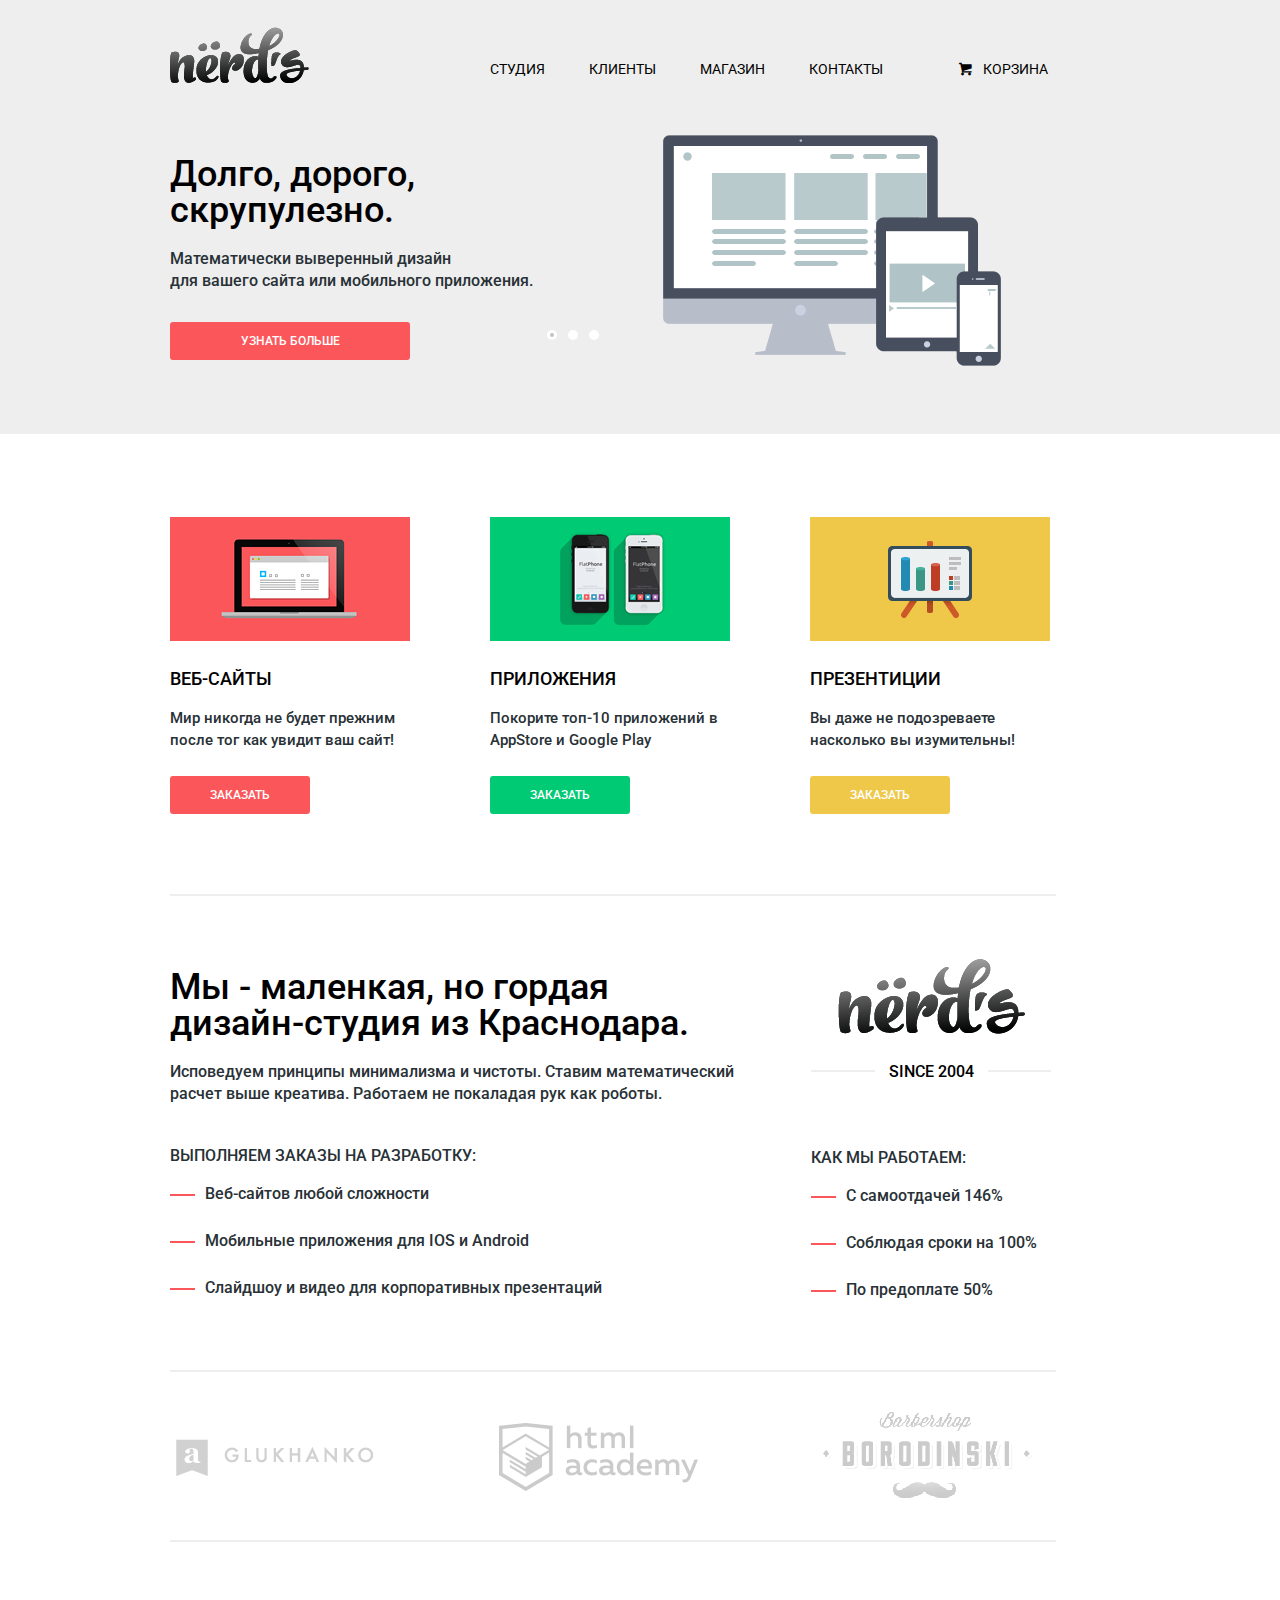
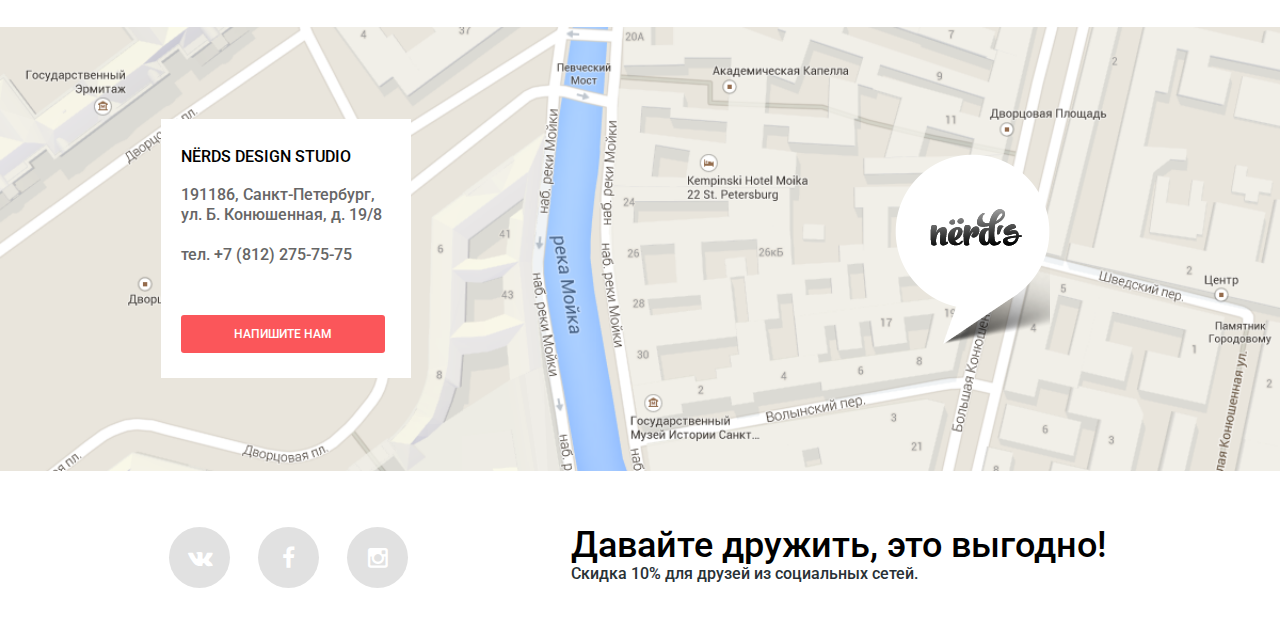
<file: index.html>
<!DOCTYPE html>
<html lang="ru">
<head>
	<meta charset="UTF-8">
	<title>Nerds</title>
	<link rel="stylesheet" href="css/style.min.css">
  <link rel="stylesheet" href="css/normalize.css">
	<link rel="stylesheet" href="css/symbols-nerds.css">
  <link href="https://fonts.googleapis.com/css?family=Roboto:400,500&subset=cyrillic" rel="stylesheet">
</head>
<body>
	<header class="page-header">
		<div class="container">
			<div class="nav-wrapper clearfix">
				<h1 class="page-title">
					<span class="visually-hidden">NERDS</span>
					<a href="#" class="page-link">
						<img src="img/logo-header.png" alt="Логотип" width="139" height="56">
					</a>
				</h1>
				<nav class="page-menu">
					<ul>
						<li><a href="#">Студия</a></li>
						<li><a href="#">Клиенты</a></li>
						<li><a href="catalog.html">Магазин</a></li>
						<li><a href="#">Контакты</a></li>
					</ul>
				</nav>
				<div class="page-basket">
					<a href="#" class="basket-link icon-basket">Корзина</a>
				</div>
			</div>
			<section class="page-slider">
	      <input type="radio" class="slider-toggle1" name="slider-toggle" id="btn-1" checked>
	      <input type="radio" class="slider-toggle2" name="slider-toggle" id="btn-2">
	      <input type="radio" class="slider-toggle3" name="slider-toggle" id="btn-3">
	      <div class="slider-controls">
	        <label for="btn-1"></label>
	        <label for="btn-2"></label>
	        <label for="btn-3"></label>
	      </div>
				<div class="slider-inner">
					<div class="slides slides-1">
						<div class="slides-text">
	            <h2 class="slides-title">Долго, дорого,<br>
	  скрупулезно.</h2>
	  					<p class="slides-desc">Математически выверенный дизайн<br>
	  для вашего сайта или мобильного приложения.</p>
	  					<a href="#" class="btn slides-btn">Узнать больше</a>
						</div>
					</div>
					<div class="slides slides-2">
						<div class="slides-text">
	            <h2 class="slides-title">Любите ли вы математику,<br>
	  как любим ее мы?</h2>
	  					<p class="slides-desc">Нашим дизайнерам мы удаляем нейроны, ответственные<br>
	  за креатив, чтобы дать им возможность все просчитать</p>
	  					<a href="" class="btn slides-btn">Узнать больше</a>
						</div>
					</div>
					<div class="slides slides-3">
						<div class="slides-text">
	            <h2 class="slides-title">Только наркотики,<br>
	  только хардкор!</h2>
	  					<p class="slides-desc">Все дизайнерские решения в нашей компании принимаются<br> только под воздействием качественных галлюциногенов</p>
	  					<a href="" class="btn slides-btn">Узнать больше</a>
						</div>
					</div>
				</div>
			</section>
		</div>
	</header>
	<main class="container">
		<section class="products-block">
			<article class="products-item">
				<div class="item-img">
					<img src="img/content-img1.png" alt="Карточка продуктов" width="240" height="124">
				</div>
				<h3 class="item-title">Веб-сайты</h3>
				<p class="item-text">Мир никогда не будет прежним после тог как увидит ваш сайт!</p>
				<a href="" class="btn item-btn btn_red">Заказать</a>
			</article>
			<article class="products-item">
				<div class="item-img">
					<img src="img/content-img2.png" alt="Карточка продуктов" width="240" height="124">
				</div>
				<h3 class="item-title">Приложения</h3>
				<p class="item-text">Покорите топ-10 приложений в AppStore и Google Play</p>
				<a href="" class="btn item-btn btn_green">Заказать</a>
			</article>
			<article class="products-item">
				<div class="item-img">
					<img src="img/content-img3.png" alt="Карточка продуктов" width="240" height="124">
				</div>
				<h3 class="item-title">Презентиции</h3>
				<p class="item-text">Вы даже не подозреваете насколько вы изумительны!</p>
				<a href="" class="btn item-btn btn_yellow">Заказать</a>
			</article>
		</section>
		<section class="about-studio-block clearfix">
			<div class="inner-block-left">
				<h2 class="block-title">Мы - маленкая, но гордая дизайн-студия из Краснодара.</h2>
				<p class="block-text">Исповедуем принципы минимализма и чистоты. Ставим математический расчет выше креатива. Работаем не покаладая рук как роботы.</p>
				<p class="list-title">Выполняем заказы на разработку:</p>
				<ul>
					<li>Веб-сайтов любой сложности</li>
					<li>Мобильные приложения для IOS и Android</li>
					<li>Слайдшоу и видео для корпоративных презентаций</li>
				</ul>
			</div>
			<div class="inner-block-right">
				<div class="block-img">
					<img src="img/logo-content.png" alt="Логотип" width="187" height="75">
				</div>
				<div class="block-years">
					<span class="years-title">Since 2004</span>
				</div>
				<p class="list-title">Как мы работаем:</p>
				<ul>
					<li>С самоотдачей 146%</li>
					<li>Соблюдая сроки на 100%</li>
					<li>По предоплате 50%</li>
				</ul>
			</div>
		</section>
		<section class="studio-works clearfix">

				<a class="studio-link link-1" href="#">
					<img src="img/st-wk1.png" alt="Работы студии" width="198" height="37">
				</a>
				<a class="studio-link link-2" href="#">
					<img src="img/st-wk2.png" alt="Работы студии" width="199" height="68">
				</a>
				<a class="studio-link link-3" href="#">
					<img src="img/st-wk3.png" alt="Работы студии" width="209" height="90">
				</a>

		</section>

	</main>
	<section class="contacts-block">
		<div class="map-wrapper">
			<img src="img/content-map.png" alt=" Карта" width="1200" height="416">
		</div>
		<div class="contact-wrapper">
			<h3 class="contact-title">NЁRDS DESIGN STUDIO</h3>
			<p class="contact-text">191186, Санкт-Петербург,
ул. Б. Конюшенная, д. 19/8</p>
			<p class="contact-text"><a href="tel:+7(812)275-75-75">тел. +7 (812) 275-75-75</a></p>
			<a href="feedback.html" class="btn btn-contact">Напишите нам</a>
		</div>
	</section>
	<footer class="page-footer container clearfix">
		<div class="footer-social">
			<a href="#" class="social icon-vk"></a>
			<a href="#" class="social icon-facebook"></a>
			<a href="#" class="social icon-instagramm"></a>
		</div>
		<div class="footer-slogan">
			<p class="slogan-title">Давайте дружить, это выгодно!</p>
			<p class="slogan-discount">Скидка 10% для друзей из социальных сетей.</p>
		</div>
	</footer>
	<div class="modal-content-contact">
    <button class="modal-content-close" type="button" title="Закрыть">Закрыть</button>
	  <form action="#" class="modal-form" method="get">
	    <p>
	      <label for="contact-name">Ваше имя:</label>
	      <input type="text" name="name" id="contact-name" value="Представьтесь, пожалуйста" required>
	    </p>
       <p>
	      <label for="contact-email">Ваш e-mail:</label>
	      <input type="email" name="email" id="contact-email" value="Для отправки ответа" required>
	     </p>
	      <label for="contact-text">Текст письма:</label>
	      <textarea name="textarea" id="contact-text" cols="30" rows="5" >В свободной форме</textarea>
	      <button class="btn modal-btn" type="submit">Отправить</button>
	  </form>
	</div>
	<div class="modal-overlay"></div>
	<script src="js/script.min.js"></script>
</body>
</html>
</file>
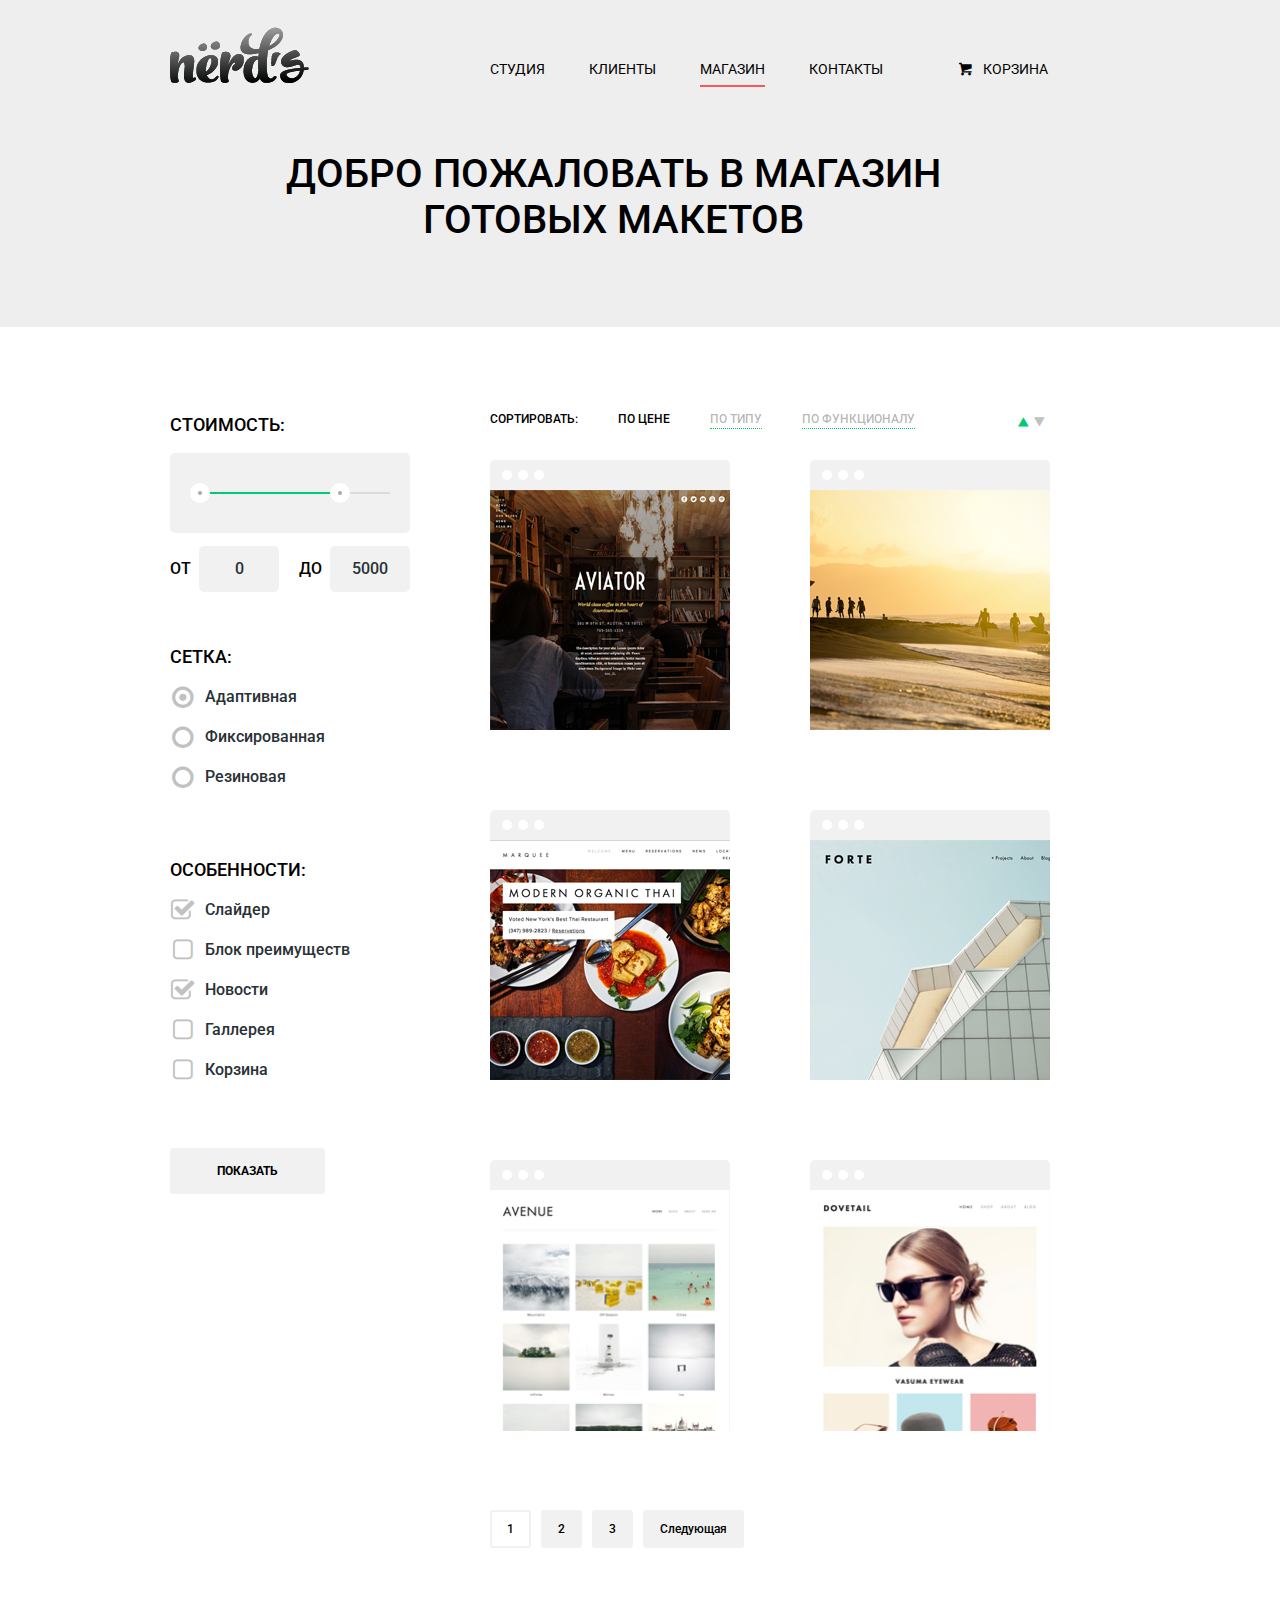
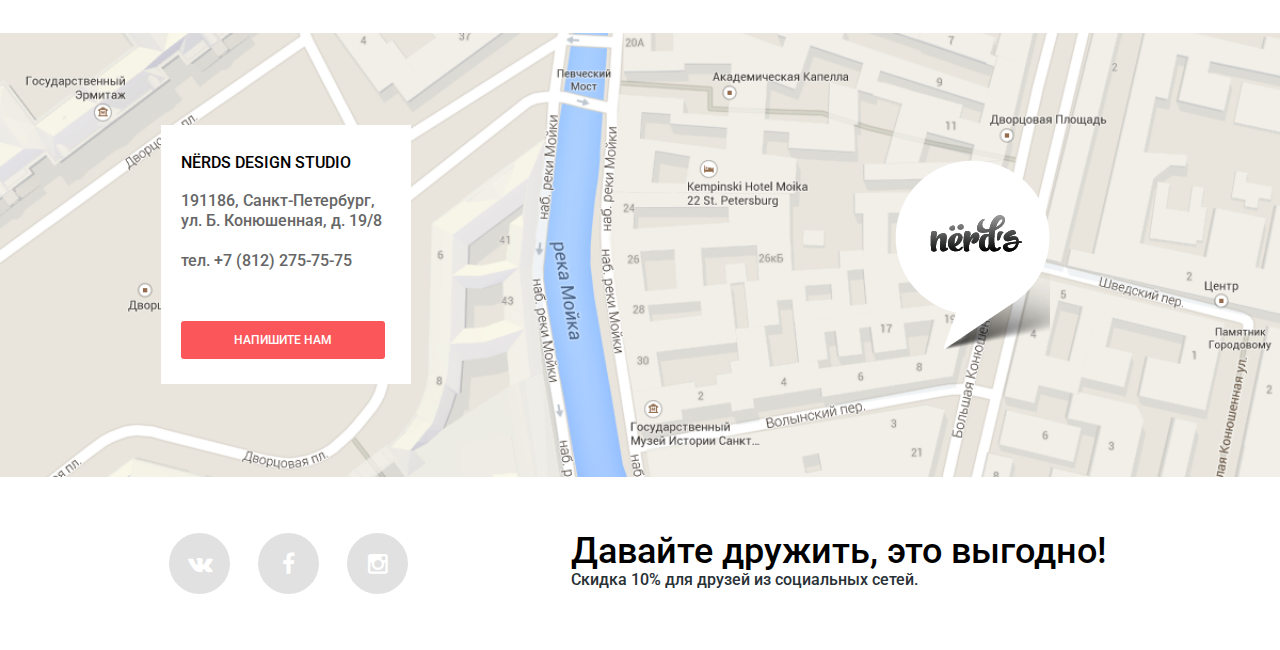
<file: catalog.html>
<!DOCTYPE html>
<html lang="ru">
<head>
	<meta charset="UTF-8">
	<title>Nerds</title>
	<link rel="stylesheet" href="css/style.min.css">
  <link rel="stylesheet" href="css/normalize.css">
  <link rel="stylesheet" href="css/symbols-nerds.css">
  <link href="https://fonts.googleapis.com/css?family=Roboto:400,500&subset=cyrillic" rel="stylesheet">
</head>
<body>
	<header class="page-header">
		<div class="container">
			<div class="nav-wrapper clearfix">
				<h1 class="page-title">
					<span class="visually-hidden">NERDS</span>
					<a href="index.html" class="page-link">
						<img src="img/logo-header.png" alt="Логотип" width="139" height="56">
					</a>
				</h1>
				<nav class="page-menu">
					<ul>
						<li><a href="#">Студия</a></li>
						<li><a href="#">Клиенты</a></li>
						<li><a class="active-page">Магазин</a></li>
						<li><a href="#">Контакты</a></li>
					</ul>
				</nav>
				<div class="page-basket">
					<a href="#" class="basket-link icon-basket">Корзина</a>
				</div>
			</div>
		    <div class="catalog-title">
			    <h1>Добро пожаловать в магазин
              готовых макетов</h1>
		    </div>
    </div>
	</header>
	<main class="container clearfix">
		<aside class="catalog-filter">
			<form class="filter" action="" method="get">
				<fieldset class="range-filter">
					<legend>Стоимость:</legend>
					<div class="range-control">
						<div class="scale">
							<div class="bar"></div>
						</div>
						<div class="toggle min-toggle"></div>
						<div class="toggle max-toggle"></div>
					</div>
					<div class="price-control">
						<label for="min" class="min-price">от<input type="text" id="min" value="0"></label>
						<label for="max" class="max-price">до<input type="text" id="max" value="5000"></label>
					</div>
				</fieldset>
				<fieldset class="grid-filter">
          <legend>Сетка:</legend>
          <input class="radiobtn" name="radio-btn" type="radio" id="radio-1" checked>
          <label for="radio-1" class="grid-item icon-circle">Адаптивная</label>
          <input class="radiobtn" name="radio-btn" type="radio" id="radio-2">
          <label for="radio-2" class="grid-item icon-circle">Фиксированная</label>
          <input class="radiobtn" name="radio-btn" type="radio" id="radio-3">
          <label for="radio-3" class="grid-item icon-circle">Резиновая</label>
				</fieldset>
				<fieldset class="features-filter">
					<legend>Особенности:</legend>
          <input class="checkbox" type="checkbox" name="features-check" id="check-1" checked>
          <label for="check-1" class="features-item icon-check">Слайдер</label>
          <input class="checkbox" type="checkbox" name="features-check" id="check-2">
          <label for="check-2" class="features-item icon-check">Блок преимуществ</label>
          <input class="checkbox" type="checkbox" name="features-check" id="check-3" checked>
          <label for="check-3" class="features-item icon-check">Новости</label>
          <input class="checkbox" type="checkbox" name="features-check" id="check-4">
          <label for="check-4" class="features-item icon-check">Галлерея</label>
          <input class="checkbox" type="checkbox" name="features-check" id="check-5">
          <label for="check-5" class="features-item icon-check">Корзина</label>
				</fieldset>
        <button class="btn btn-form" type="submit">Показать</button>
			</form>
		</aside>
		<section class="catalog-content">
		  <div class="catalog-sort">
        <h2 class="sort-title">Сортировать:</h2>
        <a class="sort-item active-sort" href="#">По цене</a>
        <a class="sort-item" href="#">По типу</a>
        <a class="sort-item" href="#">По функционалу</a>
        <div class="arrow-block">
          <a class="arrow-item icon-up-dir active-arrow" href="#" ></a>
          <a class="arrow-item icon-down-dir" href="#" ></a>
        </div>
		  </div>
      <div class="content-wrapper">
        <article class="content-item">
          <header class="head-item">
            <span class="head-circle"></span>
            <span class="head-circle"></span>
            <span class="head-circle"></span>
          </header>
          <div class="item-img">
            <img src="img/catalog-img1.png" alt="Карточка товара" width="240" height="240"></div>
          <div class="item-price">
            <h2 class="price-title">
              <a href="" class="title-link">Aviator</a>
            </h2>
            <p class="price-desc">Одностраничный макет
с авторским дизайном</p>
            <a href="" class="btn price-btn">8000 Р.</a>
          </div>
        </article>
        <article class="content-item">
          <header class="head-item">
            <span class="head-circle"></span>
            <span class="head-circle"></span>
            <span class="head-circle"></span>
          </header>
          <div class="item-img">
            <img src="img/catalog-img2.png" alt="Карточка товара" width="240" height="240">
          </div>
          <div class="item-price">
            <h2 class="price-title">
              <a href="" class="title-link">Sunset</a>
            </h2>
            <p class="price-desc">Интернет-магазин
с личным кабинетом</p>
            <a href="" class="btn price-btn">10000 Р.</a>
          </div>
        </article>
        <article class="content-item">
          <header class="head-item">
            <span class="head-circle"></span>
            <span class="head-circle"></span>
            <span class="head-circle"></span>
          </header>
          <div class="item-img">
            <img src="img/catalog-img3.png" alt="Карточка товара" width="240" height="240">
          </div>
          <div class="item-price">
            <h2 class="price-title">
              <a href="" class="title-link">FORTE</a>
            </h2>
            <p class="price-desc">Отличный макет
для личного блога</p>
            <a href="" class="btn price-btn">5000 Р.</a>
          </div>
        </article>
        <article class="content-item">
          <header class="head-item">
            <span class="head-circle"></span>
            <span class="head-circle"></span>
            <span class="head-circle"></span>
          </header>
          <div class="item-img">
            <img src="img/catalog-img4.png" alt="Карточка товара" width="240" height="240">
          </div>
          <div class="item-price">
            <h2 class="price-title">
              <a href="" class="title-link">Modern Organic
THAI</a>
            </h2>
            <p class="price-desc">Сайт для ресторана
быстрого питания</p>
            <a href="" class="btn price-btn">12000 Р.</a>
          </div>
        </article>
        <article class="content-item">
          <header class="head-item">
            <span class="head-circle"></span>
            <span class="head-circle"></span>
            <span class="head-circle"></span>
          </header>
          <div class="item-img">
            <img src="img/catalog-img5.png" alt="Карточка товара" width="240" height="240">
          </div>
          <div class="item-price">
            <h2 class="price-title">
              <a href="" class="title-link">AVENUE</a>
            </h2>
            <p class="price-desc">Макет для блога
о путешествиях</p>
            <a href="" class="btn price-btn">8000 Р.</a>
          </div>
        </article>
        <article class="content-item">
          <header class="head-item">
            <span class="head-circle"></span>
            <span class="head-circle"></span>
            <span class="head-circle"></span>
          </header>
          <div class="item-img">
            <img src="img/catalog-img6.png" alt="Карточка товара" width="240" height="240">
          </div>
          <div class="item-price">
            <h2 class="price-title">
              <a href="" class="title-link">DOVETAIL</a>
            </h2>
            <p class="price-desc">Интернет-магазин
с галереей товаров</p>
            <a href="" class="btn price-btn">14000 Р.</a>
          </div>
        </article>
      </div>
      <nav class="catalog-pagination">
          <a href="#" class="pagination-item pagination-active">1</a>
          <a href="#" class="pagination-item">2</a>
          <a href="#" class="pagination-item">3</a>
          <a href="#" class="pagination-item">Следующая</a>
        </nav>
		</section>
   </main>
    <section class="contacts-block">
      <div class="map-wrapper">
        <img src="img/content-map.png" alt="Карта" width="1200" height="416">
      </div>
      <div class="contact-wrapper">
        <h3 class="contact-title">NЁRDS DESIGN STUDIO</h3>
        <p class="contact-text">191186, Санкт-Петербург,
  ул. Б. Конюшенная, д. 19/8</p>
        <p class="contact-text"><a href="tel:+7(812)275-75-75">тел. +7 (812) 275-75-75</a></p>
        <a href="feedback.html" class="btn btn-contact">Напишите нам</a>
      </div>
    </section>
    <footer class="page-footer container clearfix">
      <div class="footer-social">
        <a href="#" class="social icon-vk"></a>
        <a href="#" class="social icon-facebook"></a>
        <a href="#" class="social icon-instagramm"></a>
      </div>
      <div class="footer-slogan">
        <p class="slogan-title">Давайте дружить, это выгодно!</p>
        <p class="slogan-discount">Скидка 10% для друзей из социальных сетей.</p>
      </div>
	</footer>
	<div class="modal-content-contact">
    <button class="modal-content-close" type="button" title="Закрыть">Закрыть</button>
	  <form action="#" class="modal-form" method="get">
	    <p>
	      <label for="contact-name">Ваше имя:</label>
	      <input type="text" name="name" id="contact-name" value="Представьтесь, пожалуйста" required>
	    </p>
       <p>
	      <label for="contact-email">Ваш e-mail:</label>
	      <input type="email" name="email" id="contact-email" value="Для отправки ответа" required>
	     </p>
	      <label for="contact-text">Текст письма:</label>
	      <textarea name="textarea" id="contact-text" cols="30" rows="5" >В свободной форме</textarea>
	      <button class="btn modal-btn" type="submit">Отправить</button>
	  </form>
	</div>
	<div class="modal-overlay"></div>
	<script src="js/script.min.js"></script>
</body>
</html>
</file>
<file: css/symbols-nerds.css>
@font-face {
  font-weight: normal;
  font-style: normal;

  font-family: "symbols-nerds";
  src: url("../fonts/symbols-nerds.woff") format("woff"),
       url("../fonts/symbols-nerds.woff2") format("woff2");
}

[class^="icon-"]::before,
[class*=" icon-"]::before {
  display: inline-block;
  width: 1em;
  margin-right: 0.2em;
  margin-left: 0.2em;

  font-weight: normal;
  line-height: 1em;
  font-family: "symbols-nerds";
  text-align: center;
  text-transform: none;
  text-decoration: inherit;
  font-style: normal;
  font-variant: normal;

  speak: none;
}

.icon-basket::before { content: "\62"; } /* "b" */
.icon-facebook::before { content: "\66"; } /* "f" */
.icon-twitter::before { content: "\74"; } /* "t" */
.icon-vk::before { content: "\76"; } /* "v" */
.icon-up-dir::before { content: "\25b2"; } /* "▲" */
.icon-down-dir::before { content: "\25bc"; } /* "▼" */
.icon-circle::before { content: "\25cb"; } /* "○" */
.icon-circle-dot::before { content: "\25cf"; } /* "●" */
.icon-check::before { content: "\2610"; } /* "☐" */
.icon-check-on::before { content: "\2611"; } /* "☑" */
.icon-instagramm::before { content: "📷"; } /* "\1f4f7" */
</file>
<file: css/style.min.css>
*{box-sizing:border-box}body,ul{margin:0;padding:0}body{min-width:900px;font-weight:500;font-size:14px;line-height:30px;font-family:'Roboto',Arial,sans-serif;color:#000}.clearfix::after{content:'';display:table;clear:both}.container{width:960px;margin:0 auto;padding:27px 64px 0 10px}.visually-hidden{display:none}ul{list-style:none}a{text-decoration:none;-webkit-transition:all .2s ease-out;transition:all .2s ease-out}input{outline:none;border:2px solid #d7dcde}input:hover{border:2px solid #a2a9ac}input:focus{border:2px solid #56bffb}img{width:100%;height:auto}.btn{display:inline-block;vertical-align:top;padding:10px 0;font-weight:500;font-size:12px;line-height:18px;color:#fff;text-transform:uppercase;text-align:center;-webkit-transition:all .2s ease-out;transition:all .2s ease-out;border-radius:3px}.page-header{margin-bottom:56px;background-color:#eee}.page-title{float:left;width:300px;margin:0 20px 0 0}.page-title .page-link{display:block;width:139px;height:56px}.page-menu{float:left;width:430px;padding-top:27px}.page-menu li{display:inline-block;vertical-align:top;margin-right:41px}.page-menu li:last-child{margin-right:0}.page-basket a,.page-menu a{font-weight:400;font-size:14px;line-height:30px;color:#000;text-transform:uppercase}.page-basket{float:left;max-width:230px;margin-left:15px}.page-basket a{position:relative;display:block;padding-left:21px;padding-top:27px}.page-basket .icon-basket::before{margin-right:10px}.page-header a:hover{color:#fb565a}.page-header a:active{opacity:.4}.page-menu .active-page{position:relative;padding-bottom:10px}.page-menu .active-page:hover,page-menu .active-page:active{color:#000;cursor:default}.active-page::before{content:'';position:absolute;bottom:0;width:100%;height:2px;background-color:#fb565a}.page-slider{position:relative;margin-top:34px}.features-filter input[type=checkbox],.grid-filter input[type=radio],.page-slider input{display:none}.page-slider h2,.page-slider p{margin:0;padding:0;text-transform:none}.slider-inner .slides{display:none;padding:38px 0}.slides-text{width:500px;margin-bottom:36px}.slides-text .slides-title{margin-bottom:20px;font-size:36px;font-weight:500;line-height:36px}.slides-text .slides-desc{margin-bottom:30px;font-size:16px;font-weight:500;line-height:22px;color:#283136}.slides-text .slides-btn{width:240px;background-color:#fb565a}.slider-inner .slides-1,.slider-inner .slides-2,.slider-inner .slides-3{background-image:url(../img/slide-1.png);background-repeat:no-repeat;background-position:90% 17px}.slider-inner .slides-2,.slider-inner .slides-3{background-image:url(../img/slide-2.png)}.slider-inner .slides-3{background-image:url(../img/slide-3.png)}.slider-controls{position:absolute;bottom:74px;left:50%;margin-left:-70px}.slider-controls label{display:inline-block;vertical-align:top;width:4px;height:4px;margin:0 4px;background:#fff;border:3px solid #fff;border-radius:50%;cursor:pointer;box-sizing:content-box}.slider-toggle1:checked~.slider-inner .slides-1,.slider-toggle2:checked~.slider-inner .slides-2,.slider-toggle3:checked~.slider-inner .slides-3{display:block}.slider-toggle1:checked~.slider-controls label[for=btn-1],.slider-toggle2:checked~.slider-controls label[for=btn-2],.slider-toggle3:checked~.slider-controls label[for=btn-3]{background-color:#c1c1c1}.slides .slides-btn:hover{color:#fff;background:#d6494d}.slides .slides-btn:active{background-color:#b63639;box-shadow:inset 0 3px 0 rgba(0,0,0,.15);opacity:1}.products-block{margin-bottom:80px;font-size:0}.products-block .products-item{display:inline-block;width:240px;margin-right:80px;vertical-align:top;font-size:14px}.products-block .products-item:last-child{margin-right:0}.products-item .item-img{width:240px;height:124px}.products-item .item-title{margin:23px 0 13px;font-size:18px;font-weight:500;line-height:30px;color:#000;text-transform:uppercase}.products-item .item-text{margin:0 0 25px;font-size:15px;font-weight:500;line-height:22px;color:#283136}.products-item .item-btn{width:140px}.products-item .btn_red{background-color:#fb565a}.products-item .btn_green{background-color:#00ca74}.products-item .btn_yellow{background-color:#efc84a}.products-item .btn_red:hover{background-color:#d6494d}.products-item .btn_green:hover{background-color:#01a25e}.products-item .btn_yellow:hover{background-color:#d6ae2c}.products-item .btn_red:active{background-color:#b63639;box-shadow:inset 0 3px 0 rgba(0,0,0,.15)}.products-item .btn_green:active,.products-item .btn_yellow:active{background-color:#009053;box-shadow:inset 0 3px 0 rgba(0,0,0,.15)}.products-item .btn_yellow:active{background-color:#c09b24}.about-studio-block{padding:63px 0 44px;border-top:2px solid #eee}.inner-block-left{float:left;width:575px;margin-right:66px}.inner-block-right{float:left;width:240px}.inner-block-left .block-title{margin:10px 0 20px;font-weight:500;font-size:36px;line-height:36px}.inner-block-left .block-text{margin-bottom:40px}.inner-block-left .block-text,.inner-block-left li,.inner-block-right li,.list-title{font-size:16px;font-weight:500;line-height:22px;color:#283136}.list-title{margin-top:25px;text-transform:uppercase}.inner-block-left li,.inner-block-right li{position:relative;display:block;padding-left:35px;margin-bottom:25px}.block-years::after,.inner-block-left li::before,.inner-block-right li::before{content:'';position:absolute;top:11px;left:0;width:25px;height:2px;background-color:#fb565a}.inner-block-right .block-img{width:100%;height:75px;padding:0 27px;margin-bottom:23px}.block-img img{width:187px;height:75px}.block-years{width:100%;margin-bottom:10px;text-align:center}.block-years .years-title{position:relative;display:inline-block;padding:0 14px;font-size:16px;font-weight:500;line-height:9px;text-transform:uppercase;background-color:#fff;z-index:2}.block-years::after{position:relative;top:-17px;display:block;width:240px;background-color:#eee;z-index:1}.inner-block-right .list-title{margin-top:58px}.studio-works{padding:40px 6px 38px;font-size:0;border:2px solid #eee;border-left:none;border-right:none}.studio-works .studio-link{display:inline-block;vertical-align:middle;opacity:.2}.studio-works .link-1{width:198px;height:37px;margin-right:125px}.studio-works .link-2{width:199px;height:68px;margin-right:125px}.studio-works .link-3{width:209px;height:90px}.studio-works .studio-link:active,.studio-works .studio-link:hover{opacity:1}.map-wrapper{position:relative;width:100%}.map-wrapper img{display:block}.map-wrapper::after{content:'';position:absolute;top:50%;right:18%;width:155px;height:190px;margin-top:-95px;background:url(../img/map-marker.png)no-repeat}.contacts-block{position:relative;margin-top:85px}.contact-wrapper{position:absolute;top:50%;left:161px;width:250px;padding:23px 20px 0;margin-top:-130px;background-color:#fff}.contact-wrapper .contact-title{margin:0 0 13px;font-size:16px;font-weight:500;line-height:30px;text-transform:uppercase}.contact-wrapper .contact-text{margin:0 0 20px;font-size:16px;font-weight:500;line-height:20px;color:#666}.contact-text a{font-size:inherit;line-height:inherit;text-decoration:none;color:inherit}.contact-wrapper .btn-contact{width:204px;margin-top:30px;margin-bottom:25px;background-color:#fb565a}.contact-wrapper .btn-contact:hover{background-color:#d6494d}.contact-wrapper .btn-contact:active{background-color:#b63639;box-shadow:inset 0 3px 0 0 rgba(0,0,0,.15)}.page-footer{padding:56px 9px}.page-footer .footer-social{float:left;width:240px;margin-right:39px;font-size:0}.footer-social .social{display:inline-block;width:61px;height:61px;margin-right:28px;padding-top:19px;vertical-align:top;font-size:23px;line-height:16px;color:#fff;text-align:center;background-color:#e1e1e1;border-radius:50%}.footer-social .social:last-child{margin-right:0}.footer-social .social:hover{background-color:#fb565a}.footer-social .social:active{background-color:#b63639;box-shadow:inset 0 3px 0 rgba(0,0,0,.15)}.page-footer .footer-slogan{float:right;width:540px;margin-left:39px}.footer-slogan p{margin:0}.footer-slogan .slogan-title{font-size:36px;font-weight:500;line-height:36px}.footer-slogan .slogan-discount{font-size:16px;font-weight:500;line-height:22px;color:#283136}.catalog-title{width:665px;margin:0 auto;padding-top:67px;padding-bottom:84px;clear:both}.catalog-title h1{margin:0;font-size:40px;font-weight:500;line-height:46px;text-transform:uppercase;text-align:center}.catalog-filter{float:left;width:240px;margin-right:80px}.catalog-filter input:disabled+label::before{opacity:.3}.catalog-filter fieldset{padding:0;margin:0 0 50px;border:0;outline:0}.catalog-filter legend{margin:0 0 13px;padding:0;font-size:18px;line-height:30px;text-transform:uppercase}.range-filter .range-control{position:relative;margin-bottom:13px;width:240px;padding:39px 20px;background:#f1f1f1;border-radius:5px}.range-control .scale{height:2px;background-color:#d7dcde}.scale .bar{margin-right:48px;height:2px;background:#00ca74}.toggle{position:absolute;width:20px;height:20px;border:8px solid #fff;border-radius:50%;background-color:#ababab;cursor:pointer}.min-toggle{top:30px;left:20px}.max-toggle{top:30px;right:60px}.price-control{font-size:0}.price-control label{display:inline-block;width:50%;font-size:16px;text-transform:uppercase}.price-control .max-price{text-align:right}.price-control input{width:80px;margin-left:8px;padding:8px 10px;font-size:16px;text-align:center;color:#283136;border:none;border-radius:5px;outline:none;background-color:#f1f1f1}.features-filter .features-item,.grid-filter .grid-item{display:block;margin-bottom:15px;font-size:16px;font-weight:inherit;line-height:20px;color:#283136}.features-filter .icon-check::before,.grid-filter .icon-circle::before{margin:0 10px 0 0;font-size:25px;color:#c1c1c1;vertical-align:middle}.radiobtn:checked+.icon-circle::before{content:'\25cf'}.checkbox:checked+.icon-check::before{content:'\2611'}.catalog-filter .btn-form{width:155px;padding:14px 0;font-size:12px;font-weight:700;line-height:18px;color:#000;text-transform:uppercase;background-color:#f1f1f1;border:none;outline:none;-webkit-transition:all .2s ease-out;transition:all .2s ease-out}.catalog-filter .btn-form:hover{background-color:#e5e5e5}.catalog-filter .btn-form:active{background-color:#d5d5d5;box-shadow:inset 0 3px 0 0 rgba(0,0,0,.15)}.catalog-content{float:left;width:560px}.catalog-content .catalog-sort{display:inline-block;vertical-align:top;width:100%;font-size:0;font-weight:inherit;line-height:18px;text-transform:uppercase}.catalog-sort .sort-title{display:inherit;margin:0 40px 0 0;font-size:12px;font-weight:inherit}.catalog-sort .sort-item{display:inherit;margin-right:40px;font-size:12px;color:rgba(0,0,0,.3);border-bottom:1px dotted #00ca74}.catalog-sort .sort-item:hover{color:#000;border-bottom-style:solid}.catalog-sort .active-sort:hover,.catalog-sort .sort-item:active{border:none}.catalog-sort .active-sort{color:#000;border:none}.catalog-sort .arrow-block{float:right}.arrow-block .arrow-item{display:inline-block;vertical-align:top;margin-right:5px;font-size:23px;line-height:20px;color:#c1c1c1}.arrow-block .arrow-item:before{width:11px;margin:0}.arrow-block .arrow-item:hover{color:#b5b5b5}.arrow-block .arrow-item:active{color:#000}.arrow-block .active-arrow,.arrow-block .active-arrow:hover{color:#00ca74}.content-wrapper{margin-top:20px;margin-bottom:80px}.content-wrapper .content-item{position:relative;float:left;width:240px;margin-right:80px;margin-bottom:80px}.content-wrapper .content-item:nth-child(2n),.modal-form p:nth-child(2){margin-right:0}.content-item .head-item{height:30px;padding:10px 12px;font-size:0;background-color:#f1f1f1;border-radius:5px 5px 0 0;-webkit-transition:all .2s ease-out;transition:all .2s ease-out}.head-item .head-circle{display:inline-block;vertical-align:top;width:10px;height:10px;margin-right:6px;background-color:#fff;border-radius:50%}.content-item:hover>.head-item{background:#797979}.item-img{width:240px;height:240px}.content-item .item-price{position:absolute;top:50px;left:20px;display:none;width:200px;height:200px;padding:37px 20px 30px;text-align:center;background:#fff}.item-price .price-title{margin:0 0 15px;font-size:18px;font-weight:inherit;line-height:9px;text-transform:uppercase;color:#000}.price-title .title-link{color:currentColor}.item-price .price-desc{margin:0 0 30px;font-size:inherit;font-weight:inherit;line-height:18px}.item-price .price-btn{width:140px;padding:12px 0;font-size:18px;font-weight:inherit;line-height:14px;background:#fb565a;border-radius:3px}.item-price .price-btn:hover{background:#d6494d}.item-price .price-btn:active{background:#b63538;box-shadow:inset 0 3px 0 rgba(0,0,0,.15)}.content-item:nth-child(4) .item-price{padding-top:27px}.content-item:nth-child(4) .price-title{margin-bottom:10px;line-height:24px}.content-item:nth-child(4) .price-desc{margin-bottom:14px}.content-item:hover>.item-price{display:block}.catalog-pagination{font-size:0}.catalog-pagination .pagination-item{display:inline-block;margin-right:10px;padding:10px 17px;font-size:12px;font-weight:inherit;line-height:18px;color:#000;background:#f1f1f1;border-radius:3px}.pagination-item:hover{background:#e5e5e5}.pagination-item:active{background:#d5d5d5;box-shadow:inset 0 3px 0 0 rgba(0,0,0,.15)}.catalog-pagination .pagination-active,.catalog-pagination .pagination-active:active,.catalog-pagination .pagination-active:hover{background:#fff;box-shadow:inset 0 0 0 2px #f1f1f1}.modal-content-contact{position:fixed;bottom:25%;left:50%;z-index:20;display:none;width:630px;padding:50px 90px 48px 80px;margin-left:-315px;background:#fff;box-shadow:0 20px 40px rgba(0,1,1,.75)}.modal-content-close{position:absolute;top:6px;right:6px;width:41px;height:41px;font-size:0;background:#fb565a;border-radius:50%;border:0;outline:0;cursor:pointer}.modal-content-close::after,.modal-content-close::before{content:'';position:absolute;top:18px;left:7px;width:27px;height:5px;background:#fff}.modal-content-close::before{-webkit-transform:rotate(45deg);transform:rotate(45deg)}.modal-content-close::after{-webkit-transform:rotate(-45deg);transform:rotate(-45deg)}.modal-form{font-size:0}.modal-form p{display:inline-block;width:220px;margin:0 20px 20px 0}.modal-form label{font-size:16px;font-weight:inherit;line-height:18px}.modal-form input,.modal-form textarea{display:block;width:100%;padding:8px 14px;font-size:12px;font-weight:inherit;line-height:18px;text-transform:uppercase}.modal-form textarea{padding:10px 14px;margin-bottom:48px;border:2px solid #d7dcde}.modal-form textarea:hover{border-color:#a2a9ac}.modal-form textarea:focus{border-color:#56bffb}.modal-form .modal-btn{width:100%;background:#fb565a;border:none;outline:none}.modal-form .modal-btn:hover{background:#d6494d}.modal-form .modal-btn:active{background:#b63639;box-shadow:0 3px 0 rgba(0,0,0,.15)}.modal-overlay{position:fixed;top:0;left:0;z-index:10;display:none;width:100%;height:100%;background:rgba(0,0,0,.5)}.modal-content-show,.modal-overlay-show{display:block}
</file>
